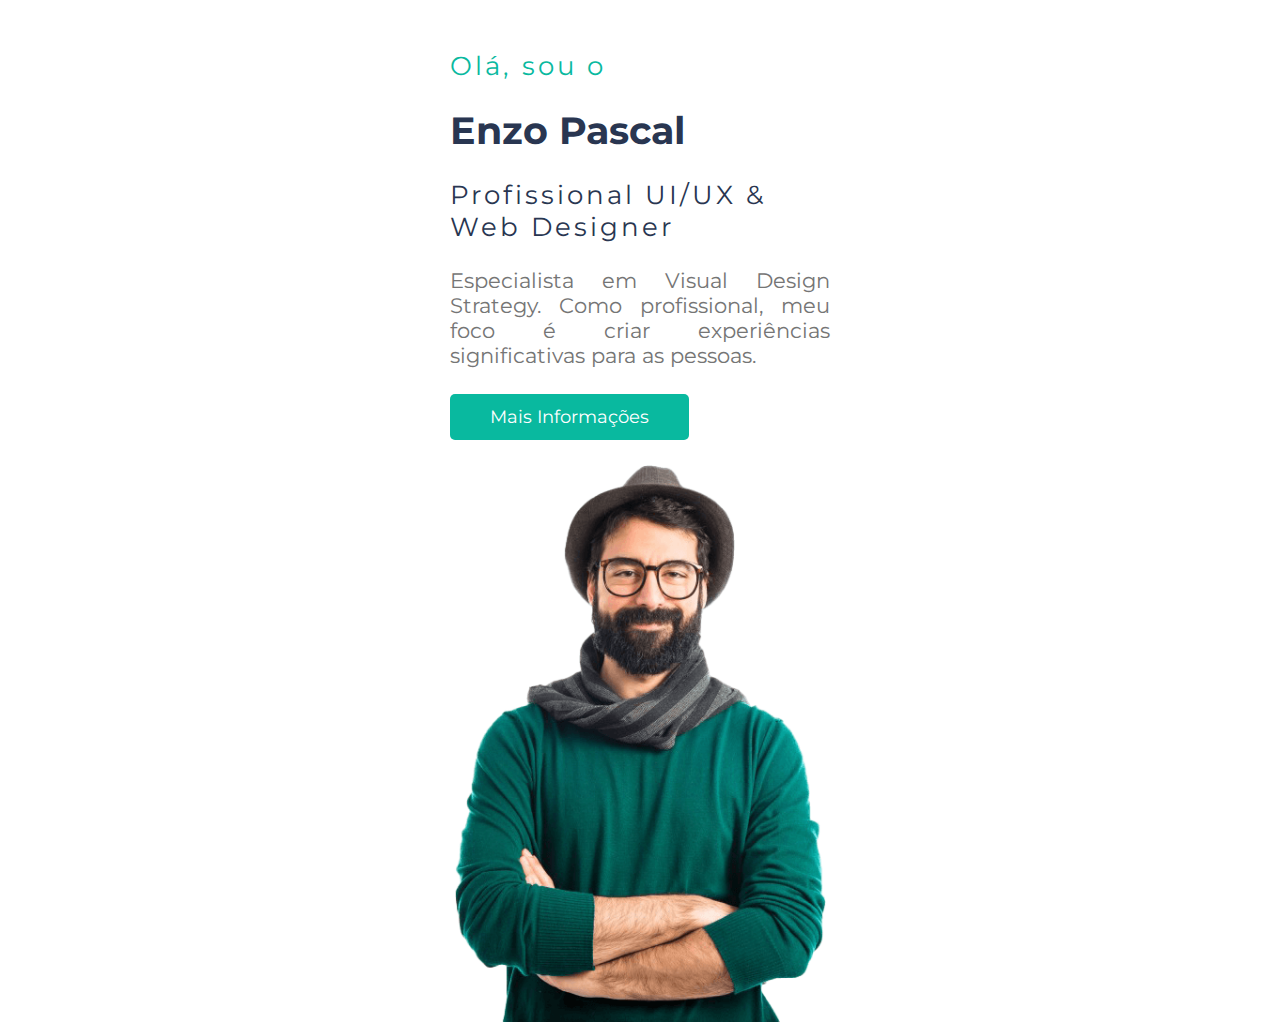
<file: desafio2.2/index.html>
<!DOCTYPE html>
<html lang="pt-br">

<head>
  <meta charset="UTF-8" />
  <meta http-equiv="X-UA-Compatible" content="IE=edge" />
  <meta name="viewport" content="width=device-width, initial-scale=1.0" />
  <meta name="description" content="Pagina de desafio front-end da DevPro">
  <title>Enzo Pascal</title>
  <link rel="preconnect" href="https://fonts.googleapis.com" />
  <link rel="preconnect" href="https://fonts.gstatic.com" crossorigin />
  <link rel="preconnect" href="https://fonts.googleapis.com" />
  <link rel="preconnect" href="https://fonts.gstatic.com" crossorigin />
  <link rel="preconnect" href="https://fonts.googleapis.com" />
  <link rel="preconnect" href="https://fonts.gstatic.com" crossorigin />
  <link href="https://fonts.googleapis.com/css2?family=Montserrat:wght@400;900&display=swap" rel="stylesheet" />
  <link rel="stylesheet" href="css/style.css" />
</head>

<body>

  </section>

  <section class="apresentacao">
    <h2 class="apresentacao-ola">Olá, sou o</h2>
    <h1 class="apresentacao-nome">Enzo Pascal</h1>
    <h3 class="apresentacao-profissional">Profissional UI/UX & Web Designer</h3>
    <h4 class="apresentacao-especialista">Especialista em Visual Design Strategy. Como profissional, meu foco é criar
      experiências significativas para as pessoas.</h4>
    <div class="btn_info">
      <a href="#">Mais Informações</a>
    </div>

    <div class="img-hero">
      <img src="images/hero.png" alt="" />
    </div>
  </section>

</body>

</html>
</file>
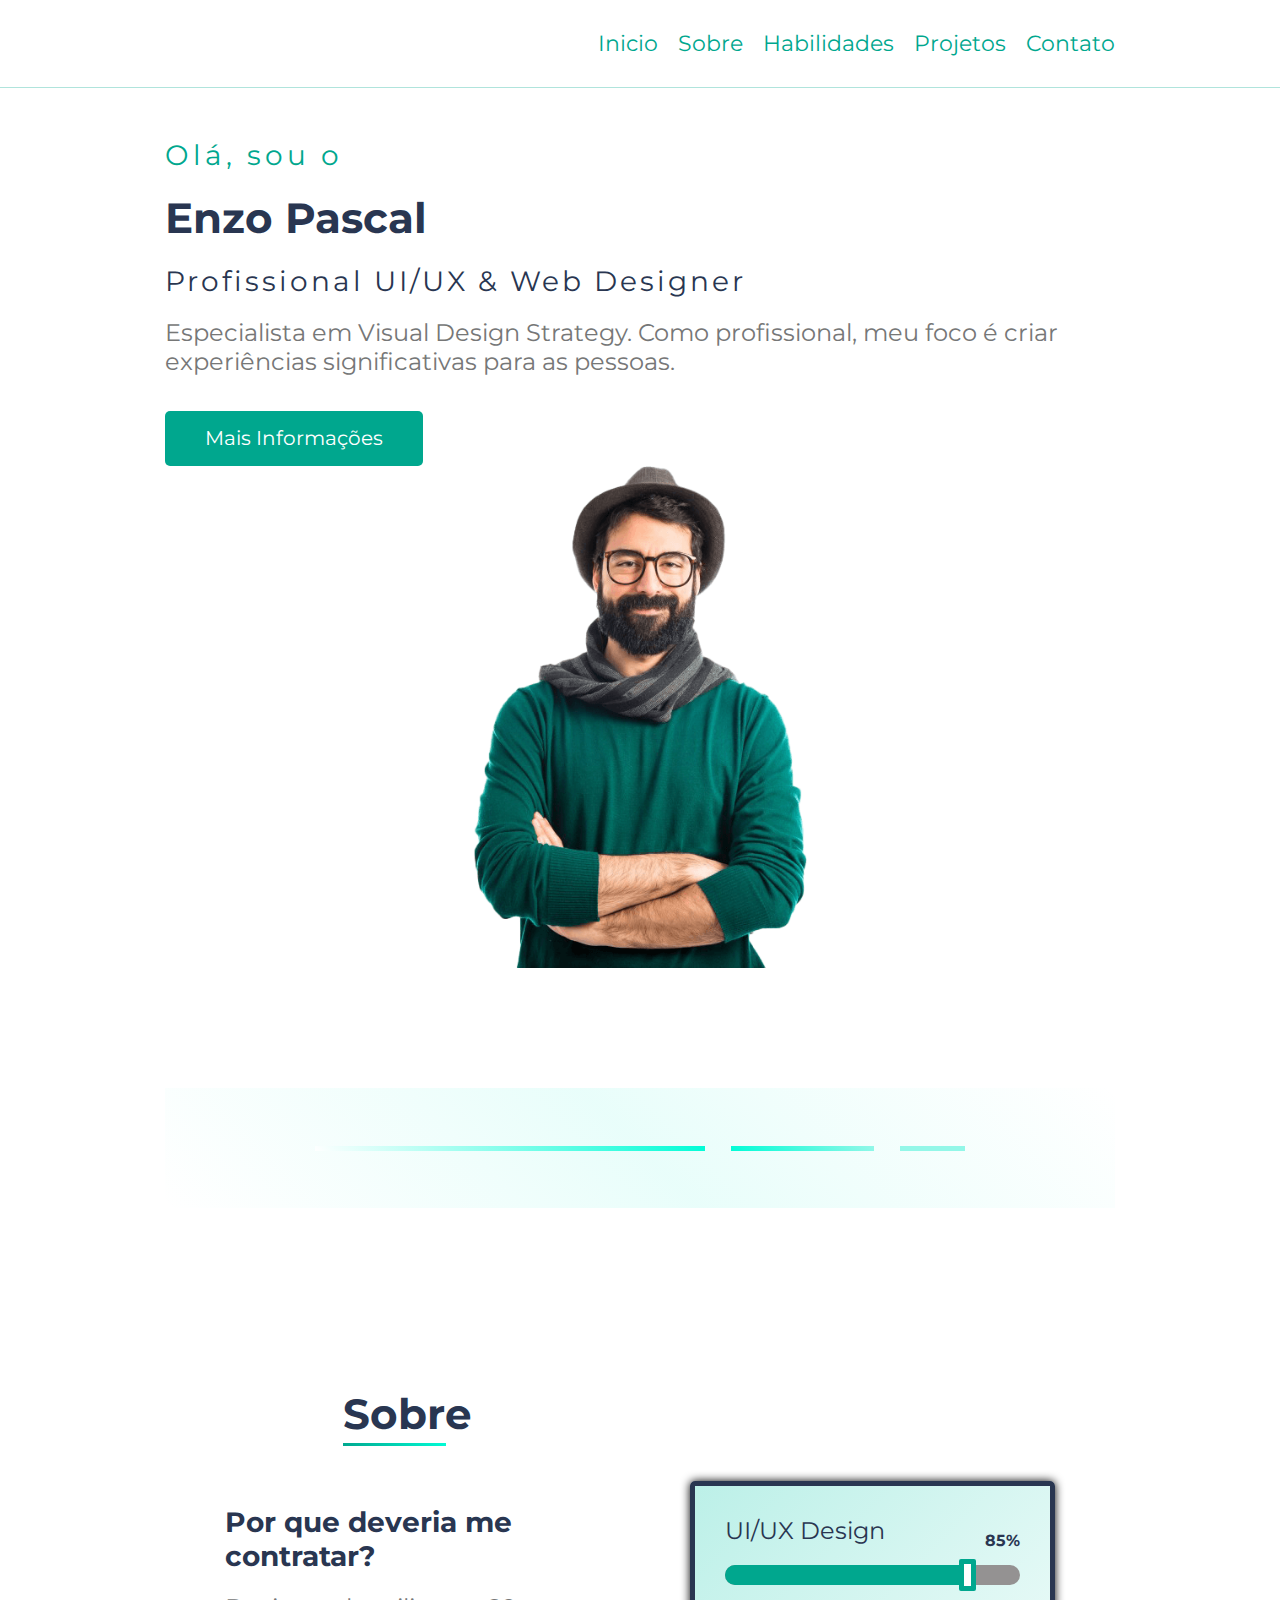
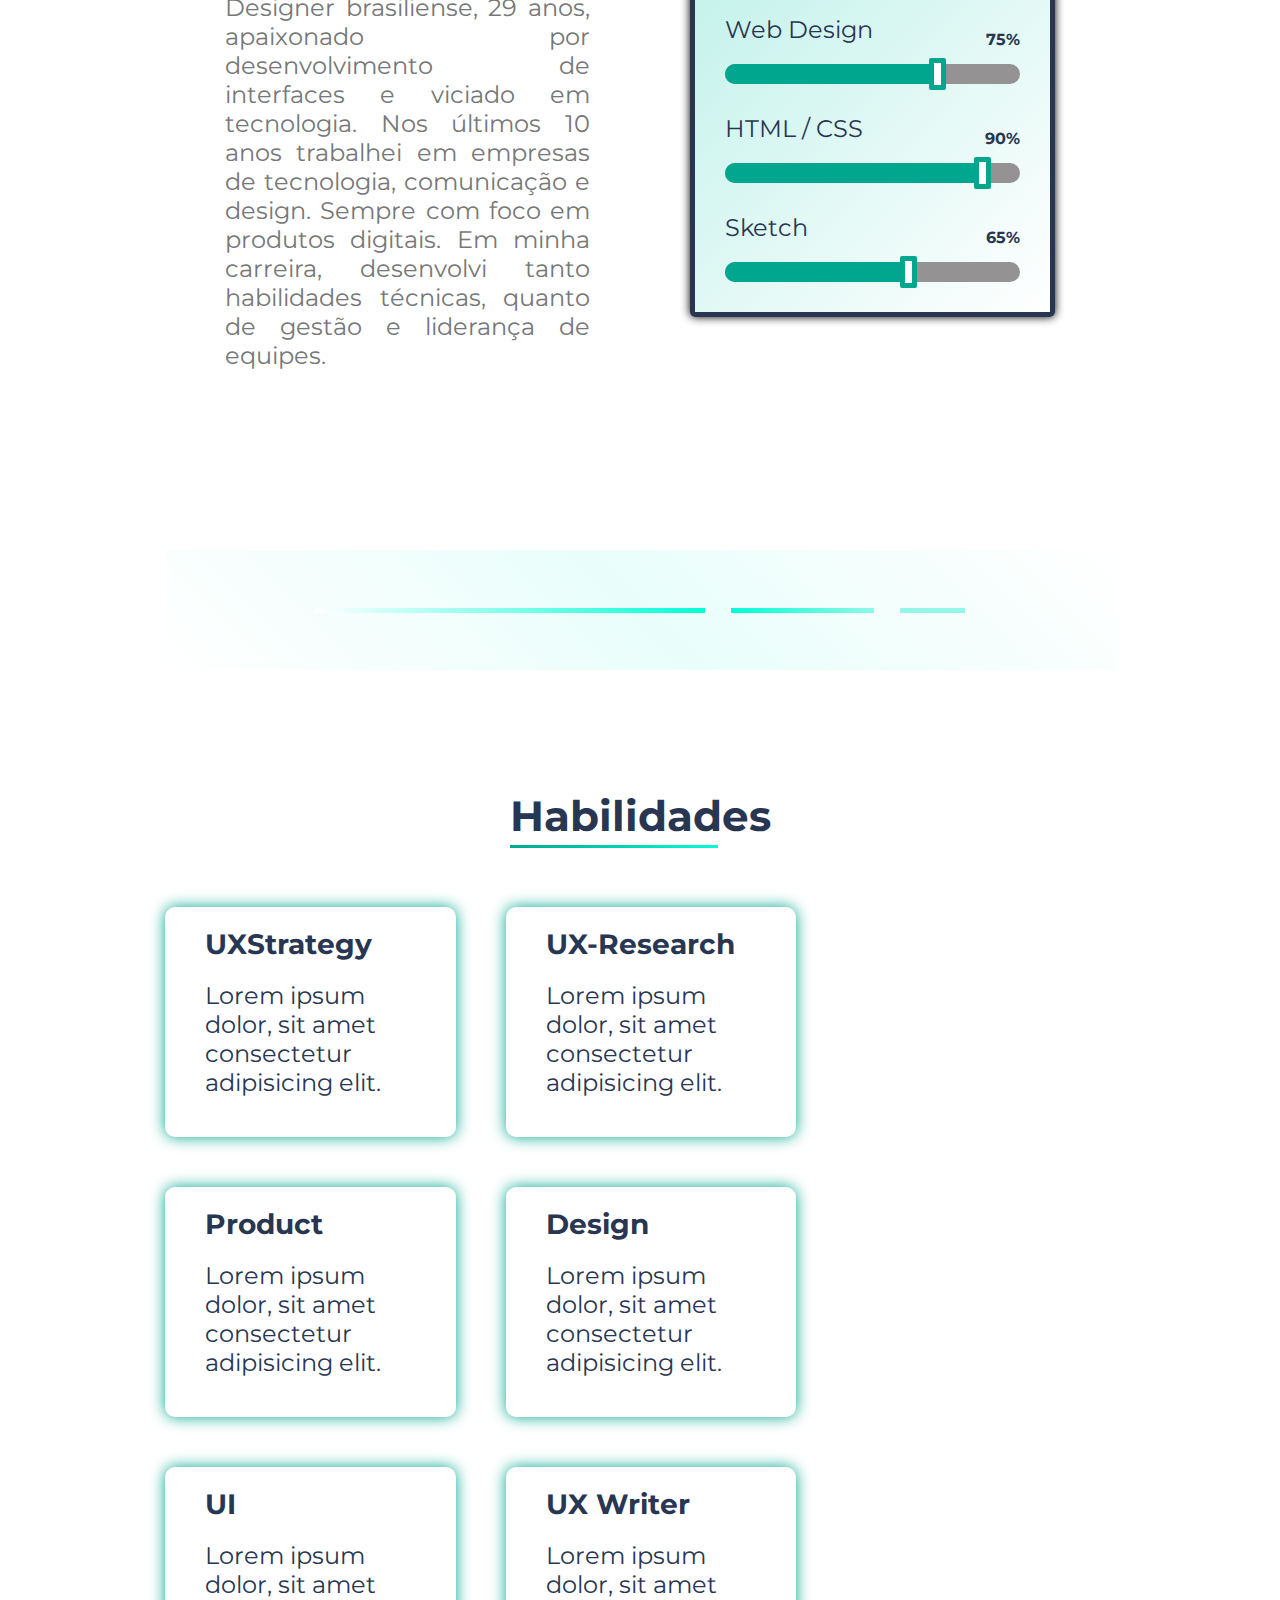
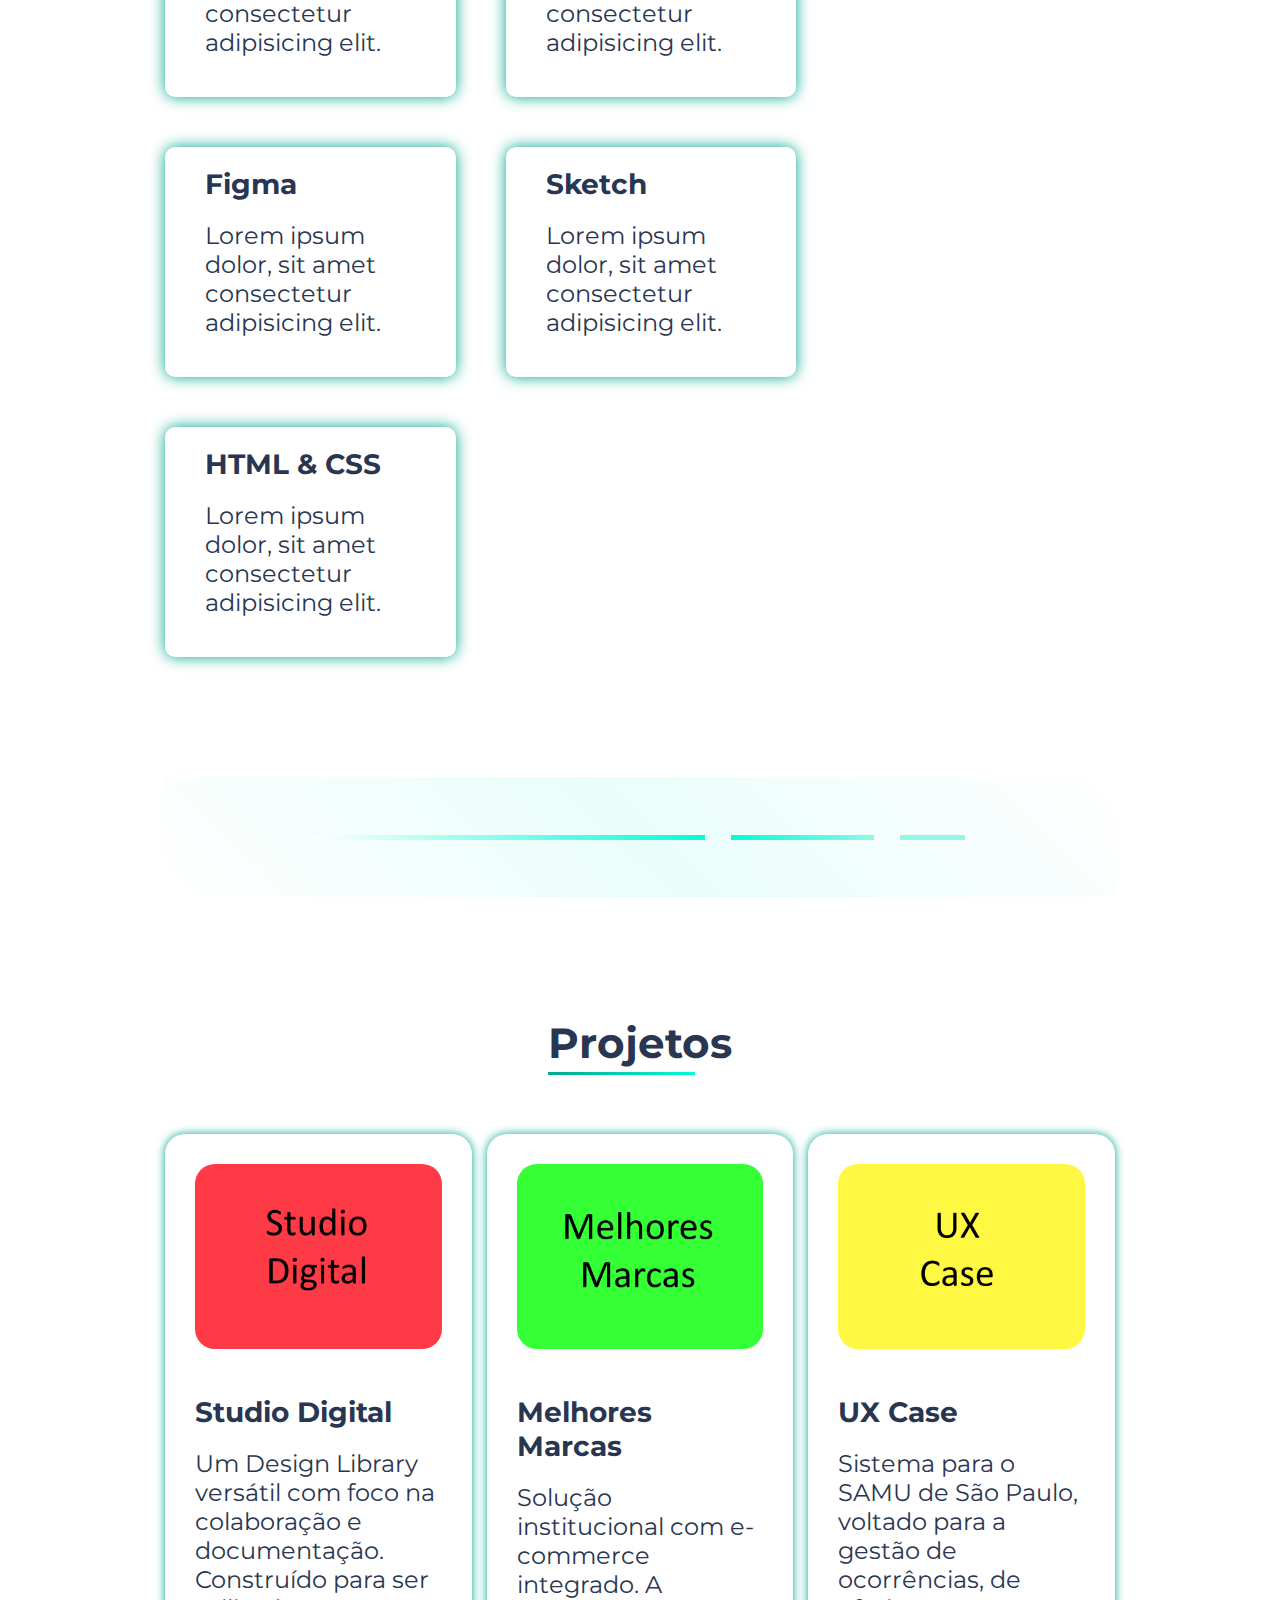
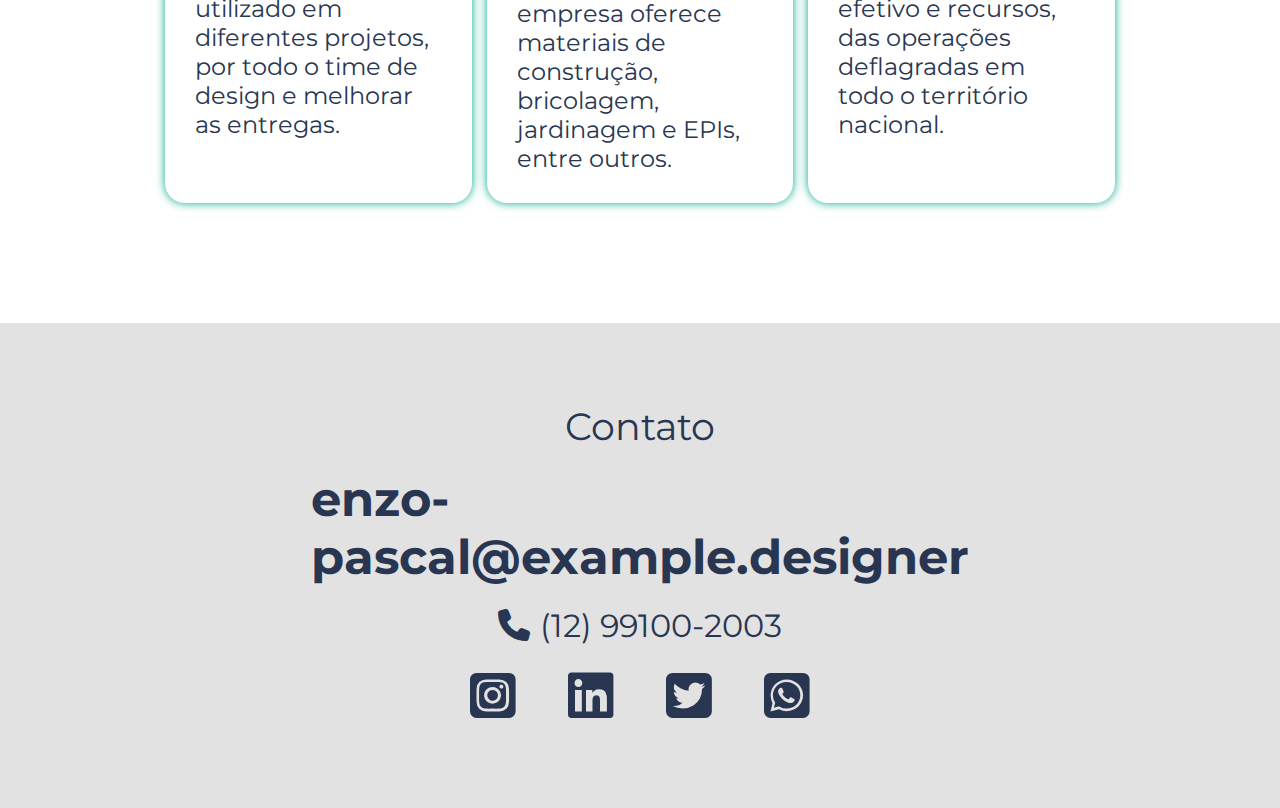
<file: desafio2.3/index.html>
<!DOCTYPE html>
<html lang="pt-br">

<head>
  <meta charset="UTF-8" />
  <meta http-equiv="X-UA-Compatible" content="IE=edge" />
  <meta name="viewport" content="width=device-width, initial-scale=1.0" />
  <meta name="description" content="Pagina de desafio front-end da DevPro">
  <title>Enzo Pascal</title>
  <link rel="preconnect" href="https://fonts.googleapis.com" />
  <link rel="preconnect" href="https://fonts.gstatic.com" crossorigin />
  <link rel="preconnect" href="https://fonts.googleapis.com" />
  <link rel="preconnect" href="https://fonts.gstatic.com" crossorigin />
  <link rel="preconnect" href="https://fonts.googleapis.com" />
  <link rel="preconnect" href="https://fonts.gstatic.com" crossorigin />
  <link href="https://fonts.googleapis.com/css2?family=Montserrat:wght@400;900&display=swap" rel="stylesheet" />
  <link rel="stylesheet" href="css/reset.css">
  <link rel="stylesheet" href="css/style.css" />
  <link rel="stylesheet" href="https://cdnjs.cloudflare.com/ajax/libs/font-awesome/6.1.2/css/all.min.css">
</head>

<body>
  <section id="header" class="header-navbar sticky">
    <div class="container">
      <nav class="navbar">
        <ul>
          <li>
            <a class="navbar-text" href="#top">Inicio</a>
          </li>
          <li>
            <a class="navbar-text" href="#sobre">Sobre</a>
          </li>
          <li>
            <a class="navbar-text" href="#habilidades">Habilidades</a>
          </li>
          <li>
            <a class="navbar-text" href="#projetos">Projetos</a>
          </li>
          <li>
            <a class="navbar-text" href="#contato">Contato</a>
          </li>
        </ul>
      </nav>
    </div>
  </section>

  <section id="inicio">
    <div class="container">
      <div class="col-inicio">
        <h2 class="inicio-ola color1">Olá, sou o</h2>
        <h1 class="inicio-nome">Enzo Pascal</h1>
        <h3 class="inicio-profissional">Profissional UI/UX & Web Designer</h3>
        <h4 class="inicio-especialista color2">Especialista em Visual Design Strategy. Como profissional, meu foco é
          criar
          experiências significativas para as pessoas.</h4>
        <a class="btn" href="#sobre">Mais Informações</a>


        <div class="img-hero">
          <img src="images/hero.png" alt="Foto o Enzo" />
        </div>
      </div>
    </div>
  </section>

  <section id="separator" class="container">
    <ul class="line">
      <li class="line1"></li>
      <li class="line2"></li>
      <li class="line3"></li>
    </ul>
  </section>

  <section id="sobre">
    <div class="container">
      <div class="row-sobre">
        <div class="col-sobre">
          <div class="title-sobre-flexbox">
            <h2 class="title-sobre">Sobre</h2>
          </div>
          <h3 class="sub-title-sobre">Por que deveria me contratar?</h3>
          <p class="text-sobre color2">
            Designer brasiliense, 29 anos, apaixonado por desenvolvimento de
            interfaces e viciado em tecnologia. Nos últimos 10 anos trabalhei em empresas de tecnologia, comunicação e
            design. Sempre com foco em produtos digitais. Em minha carreira, desenvolvi
            tanto habilidades técnicas, quanto de gestão e liderança de equipes.
          </p>
        </div>

        <div class="col-sobre">
          <div class="skills">
            <div class="skill-item">
              <div class="skill-item-header">

                <div class="skill-item-title">
                  UI/UX Design
                </div>
                <div class="skill-item-percentage">
                  85%
                </div>
              </div>
              <div class="skill-bar-area">
                <div class="skill-background-bar">
                  <div class="skill-bar" style="width: 85%;"></div>
                </div>
              </div>
            </div>
            <div class="skill-item">
              <div class="skill-item-header">

                <div class="skill-item-title">
                  Web Design
                </div>
                <div class="skill-item-percentage">
                  75%
                </div>
              </div>
              <div class="skill-bar-area">
                <div class="skill-background-bar">
                  <div class="skill-bar" style="width: 75%;"></div>
                </div>
              </div>
            </div>
            <div class="skill-item">
              <div class="skill-item-header">

                <div class="skill-item-title">
                  HTML / CSS
                </div>
                <div class="skill-item-percentage">
                  90%
                </div>
              </div>
              <div class="skill-bar-area">
                <div class="skill-background-bar">
                  <div class="skill-bar" style="width: 90%;"></div>
                </div>
              </div>
            </div>
            <div class="skill-item">
              <div class="skill-item-header">

                <div class="skill-item-title">
                  Sketch
                </div>
                <div class="skill-item-percentage">
                  65%
                </div>
              </div>
              <div class="skill-bar-area">
                <div class="skill-background-bar">
                  <div class="skill-bar" style="width: 65%;"></div>
                </div>
              </div>
            </div>
          </div>
        </div>
      </div>
    </div>
  </section>

  <section id="separator" class="container">
    <ul class="line">
      <li class="line1"></li>
      <li class="line2"></li>
      <li class="line3"></li>
    </ul>
  </section>

  <section id="habilidades">
    <div class="container">
      <div class="title-habilidades-flexbox">
        <h3 class="title-habilidades">Habilidades</h3>
      </div>
      <div class="row-habilidades">
        <div class="col-habilidades">
          <div class="habilidades-item">
            <h4 class="habilidades-item-title">UXStrategy</h4>
            <p class="habilidades-item-desc">Lorem ipsum dolor, sit amet consectetur adipisicing elit.</p>
          </div>
        </div>
        <div class="col-habilidades">
          <div class="habilidades-item">
            <h4 class="habilidades-item-title">UX-Research</h4>
            <p class="habilidades-item-desc">Lorem ipsum dolor, sit amet consectetur adipisicing elit.</p>
          </div>
        </div>
        <div class="col-habilidades">
          <div class="habilidades-item">
            <h4 class="habilidades-item-title">Product</h4>
            <p class="habilidades-item-desc">Lorem ipsum dolor, sit amet consectetur adipisicing elit.</p>
          </div>
        </div>
        <div class="col-habilidades">
          <div class="habilidades-item">
            <h4 class="habilidades-item-title">Design</h4>
            <p class="habilidades-item-desc">Lorem ipsum dolor, sit amet consectetur adipisicing elit.</p>
          </div>
        </div>
        <div class="col-habilidades">
          <div class="habilidades-item">
            <h4 class="habilidades-item-title">UI</h4>
            <p class="habilidades-item-desc">Lorem ipsum dolor, sit amet consectetur adipisicing elit.</p>
          </div>
        </div>
        <div class="col-habilidades">
          <div class="habilidades-item">
            <h4 class="habilidades-item-title">UX Writer</h4>
            <p class="habilidades-item-desc">Lorem ipsum dolor, sit amet consectetur adipisicing elit.</p>
          </div>
        </div>
        <div class="col-habilidades">
          <div class="habilidades-item">
            <h4 class="habilidades-item-title">Figma</h4>
            <p class="habilidades-item-desc">Lorem ipsum dolor, sit amet consectetur adipisicing elit.</p>
          </div>
        </div>
        <div class="col-habilidades">
          <div class="habilidades-item">
            <h4 class="habilidades-item-title">Sketch</h4>
            <p class="habilidades-item-desc">Lorem ipsum dolor, sit amet consectetur adipisicing elit.</p>
          </div>
        </div>
        <div class="col-habilidades">
          <div class="habilidades-item">
            <h4 class="habilidades-item-title">HTML & CSS</h4>
            <p class="habilidades-item-desc">Lorem ipsum dolor, sit amet consectetur adipisicing elit.</p>
          </div>
        </div>
      </div>
  </section>

  <section id="separator" class="container">
    <ul class="line">
      <li class="line1"></li>
      <li class="line2"></li>
      <li class="line3"></li>
    </ul>
  </section>

  <section id="projetos">
    <div class="container">
      <div class="title-projetos-flexbox">
        <h3 class="title-projetos">
          Projetos
        </h3>
      </div>

      <div class="row-projetos">
        <div class="col-projetos">
          <div class="projetos-item">
            <div class="projetos-item-img">
              <a href=""><img src="/desafio2.3/images/studio-digital.png" alt=""></a>
            </div>
            <div class="projetos-item-title">
              <a href="#">Studio Digital</a>
            </div>
            <div class="projetos-item-desc">
              Um Design Library versátil com foco na colaboração e
              documentação. Construído para ser utilizado em diferentes projetos,
              por todo o time de design e melhorar as entregas.
            </div>
          </div>
        </div>
        <div class="col-projetos">
          <div class="projetos-item">
            <div class="projetos-item-img">
              <a href="#"><img src="/desafio2.3/images/melhores-marcas.png" alt=""></a>
            </div>
            <div class="projetos-item-title">
              <a href="#">Melhores Marcas</a>
            </div>
            <div class="projetos-item-desc">
              Solução institucional com e-commerce integrado. A
              empresa oferece materiais de construção, bricolagem, jardinagem e
              EPIs, entre outros.
            </div>
          </div>
        </div>
        <div class="col-projetos">
          <div class="projetos-item">
            <div class="projetos-item-img">
              <a href="#"><img src="/desafio2.3/images/ux-case.png" alt=""></a>

            </div>
            <div class="projetos-item-title">
              <a href="#">UX Case</a>
            </div>
            <div class="projetos-item-desc">
              Sistema para o SAMU de São Paulo, voltado para a gestão de
              ocorrências, de efetivo e recursos, das operações deflagradas em todo
              o território nacional.
            </div>
          </div>
        </div>
      </div>
    </div>

  </section>

</body>
<footer>
  <section id="contato">
    <div class="container">
      <div class="row-contato">
        <div class="col-contato">
          <div class="contato-title">
            <span>Contato</span>
          </div>
          <div class="contato-email">
            enzo-pascal@example.designer
          </div>
          <div class="contato-phone">
            <div><i class="fa-solid fa-phone"></i></div>
            <div>(12) 99100-2003</div>

          </div>
          <div class="contato-socials">
            <ul>
              <li><a href="https://www.instagram.com/" target="_blank"><i class="fa-brands fa-square-instagram"></i></a>
              </li>
              <li><a href="https://www.linkedin.com/" target="_blank"><i class="fa-brands fa-linkedin"></i></a></li>
              <li><a href="https://twitter.com/" target="_blank"><i class="fa-brands fa-square-twitter"></i></a></li>
              <li><a href="https://web.whatsapp.com/send?phone=5511975859366" target="_blank"><i
                    class="fa-brands fa-square-whatsapp"></i></a></li>
            </ul>
          </div>
        </div>
      </div>
    </div>

  </section>
</footer>

</html>
</file>
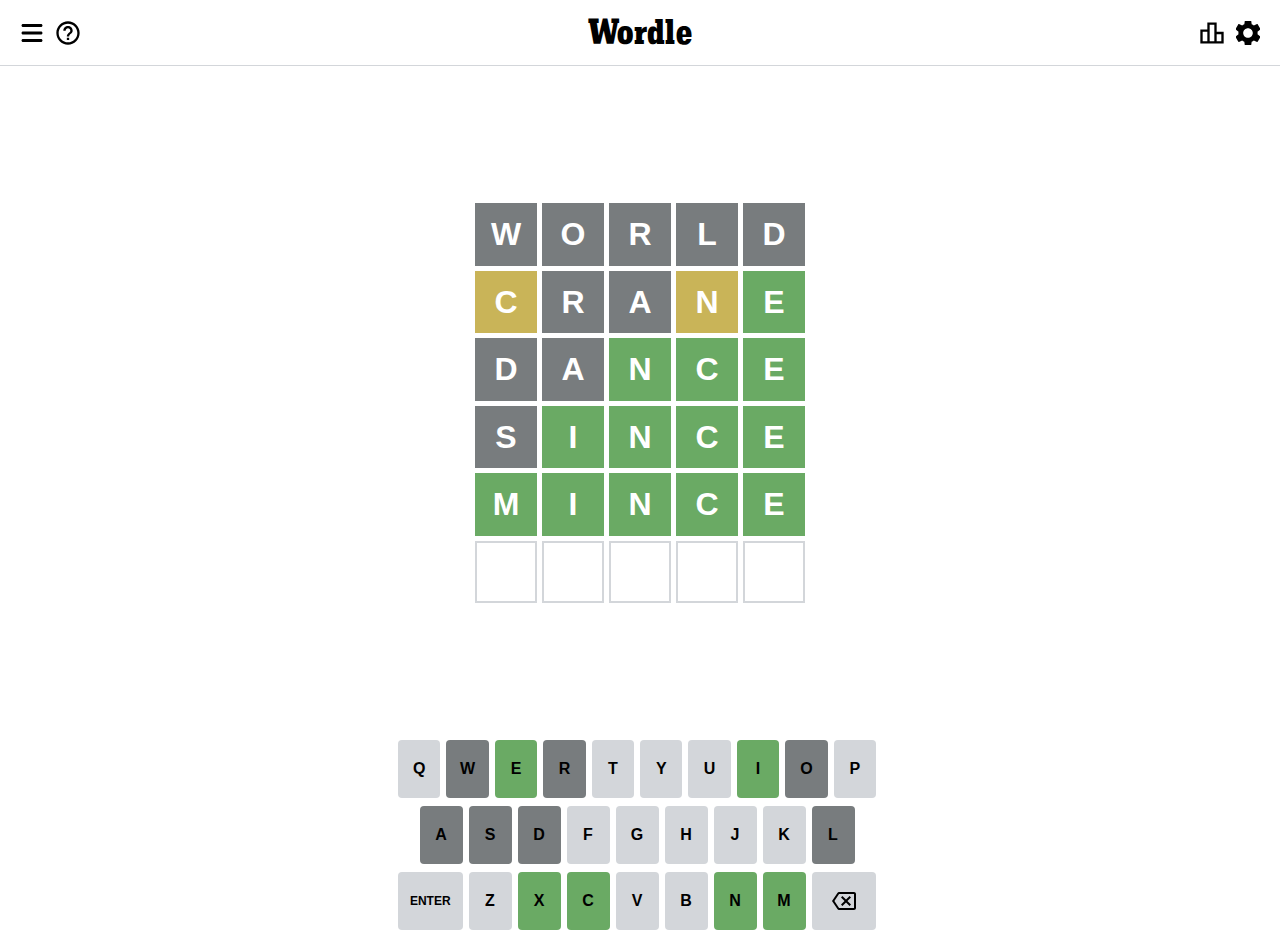
<file: desafio4/index.html>
<!DOCTYPE html>
<html lang="en">

<head>
    <meta charset="UTF-8">
    <meta http-equiv="X-UA-Compatible" content="IE=edge">
    <meta name="viewport" content="width=device-width, initial-scale=1.0">
    <title>Wordle D4</title>
    <link rel="icon" href="img/wordle-favicon.ico">
    <link rel="stylesheet" href="css/style.css">

</head>

<body>
    <section class="header">
        <div class="nav-header">
            <div class="item-left">

                <svg class="menu-icon" xmlns="http://www.w3.org/2000/svg" viewBox="0 0 448 512">
                    <path
                        d="M0 96C0 78.33 14.33 64 32 64H416C433.7 64 448 78.33 448 96C448 113.7 433.7 128 416 128H32C14.33 128 0 113.7 0 96zM0 256C0 238.3 14.33 224 32 224H416C433.7 224 448 238.3 448 256C448 273.7 433.7 288 416 288H32C14.33 288 0 273.7 0 256zM416 448H32C14.33 448 0 433.7 0 416C0 398.3 14.33 384 32 384H416C433.7 384 448 398.3 448 416C448 433.7 433.7 448 416 448z" />
                </svg>
                <svg class="help-icon" xmlns="http://www.w3.org/2000/svg" height="28" viewBox="4 4 24 24" width="28"
                    data-testid="icon-help">
                    <path fill="var(--color-tone-1)"
                        d="M14.8333 23H17.1666V20.6667H14.8333V23ZM15.9999 4.33334C9.55992 4.33334 4.33325 9.56001 4.33325 16C4.33325 22.44 9.55992 27.6667 15.9999 27.6667C22.4399 27.6667 27.6666 22.44 27.6666 16C27.6666 9.56001 22.4399 4.33334 15.9999 4.33334ZM15.9999 25.3333C10.8549 25.3333 6.66659 21.145 6.66659 16C6.66659 10.855 10.8549 6.66668 15.9999 6.66668C21.1449 6.66668 25.3333 10.855 25.3333 16C25.3333 21.145 21.1449 25.3333 15.9999 25.3333ZM15.9999 9.00001C13.4216 9.00001 11.3333 11.0883 11.3333 13.6667H13.6666C13.6666 12.3833 14.7166 11.3333 15.9999 11.3333C17.2833 11.3333 18.3333 12.3833 18.3333 13.6667C18.3333 16 14.8333 15.7083 14.8333 19.5H17.1666C17.1666 16.875 20.6666 16.5833 20.6666 13.6667C20.6666 11.0883 18.5783 9.00001 15.9999 9.00001Z">
                    </path>
                </svg>

            </div>

            <div class="wordle-ft">Wordle</div>

            <div class="item-right">
                <svg class="statistics-icon" xmlns="http://www.w3.org/2000/svg" height="28" viewBox="4 4 24 24"
                    width="28" data-testid="icon-statistics">
                    <path fill="var(--color-tone-1)"
                        d="M20.6666 14.8333V5.5H11.3333V12.5H4.33325V26.5H27.6666V14.8333H20.6666ZM13.6666 7.83333H18.3333V24.1667H13.6666V7.83333ZM6.66659 14.8333H11.3333V24.1667H6.66659V14.8333ZM25.3333 24.1667H20.6666V17.1667H25.3333V24.1667Z">
                    </path>
                </svg>
                <svg class="settings-icon" xmlns="http://www.w3.org/2000/svg" height="28" viewBox="4 4 24 24" width="28"
                    data-testid="icon-settings">
                    <path fill="var(--color-tone-1)"
                        d="M25.52 17.2534C25.5733 16.8534 25.6 16.44 25.6 16C25.6 15.5734 25.5733 15.1467 25.5067 14.7467L28.2133 12.64C28.4533 12.4534 28.52 12.0934 28.3733 11.8267L25.8133 7.40004C25.6533 7.10671 25.32 7.01338 25.0267 7.10671L21.84 8.38671C21.1733 7.88004 20.4667 7.45338 19.68 7.13338L19.2 3.74671C19.1467 3.42671 18.88 3.20004 18.56 3.20004H13.44C13.12 3.20004 12.8666 3.42671 12.8133 3.74671L12.3333 7.13338C11.5467 7.45338 10.8267 7.89338 10.1733 8.38671L6.98665 7.10671C6.69332 7.00004 6.35998 7.10671 6.19998 7.40004L3.65332 11.8267C3.49332 12.1067 3.54665 12.4534 3.81332 12.64L6.51998 14.7467C6.45332 15.1467 6.39998 15.5867 6.39998 16C6.39998 16.4134 6.42665 16.8534 6.49332 17.2534L3.78665 19.36C3.54665 19.5467 3.47998 19.9067 3.62665 20.1734L6.18665 24.6C6.34665 24.8934 6.67998 24.9867 6.97332 24.8934L10.16 23.6134C10.8267 24.12 11.5333 24.5467 12.32 24.8667L12.8 28.2534C12.8667 28.5734 13.12 28.8 13.44 28.8H18.56C18.88 28.8 19.1467 28.5734 19.1867 28.2534L19.6667 24.8667C20.4533 24.5467 21.1733 24.12 21.8267 23.6134L25.0133 24.8934C25.3067 25 25.64 24.8934 25.8 24.6L28.36 20.1734C28.52 19.88 28.4533 19.5467 28.2 19.36L25.52 17.2534ZM16 20.8C13.36 20.8 11.2 18.64 11.2 16C11.2 13.36 13.36 11.2 16 11.2C18.64 11.2 20.8 13.36 20.8 16C20.8 18.64 18.64 20.8 16 20.8Z">
                    </path>
                </svg>
            </div>
        </div>
    </section>

    <section class="app-game">

        <div class="boxes">
            <div class="box-grid-height">
                <div class="box-grid-width">
                    <div class="box-item wrong">W</div>
                    <div class="box-item wrong">O</div>
                    <div class="box-item wrong">R</div>
                    <div class="box-item wrong">L</div>
                    <div class="box-item wrong">D</div>
                </div>
                <div class="box-grid-width">
                    <div class="box-item contain">C</div>
                    <div class="box-item wrong">R</div>
                    <div class="box-item wrong">A</div>
                    <div class="box-item contain">N</div>
                    <div class="box-item correct">E</div>
                </div>
                <div class="box-grid-width">
                    <div class="box-item wrong">D</div>
                    <div class="box-item wrong">A</div>
                    <div class="box-item correct">N</div>
                    <div class="box-item correct">C</div>
                    <div class="box-item correct">E</div>
                </div>
                <div class="box-grid-width">
                    <div class="box-item wrong">S</div>
                    <div class="box-item correct">I</div>
                    <div class="box-item correct">N</div>
                    <div class="box-item correct">C</div>
                    <div class="box-item correct">E</div>
                </div>
                <div class="box-grid-width">
                    <div class="box-item correct">M</div>
                    <div class="box-item correct">I</div>
                    <div class="box-item correct">N</div>
                    <div class="box-item correct">C</div>
                    <div class="box-item correct">E</div>
                </div>
                <div class="box-grid-width">
                    <div class="box-item empty"></div>
                    <div class="box-item empty"></div>
                    <div class="box-item empty"></div>
                    <div class="box-item empty"></div>
                    <div class="box-item empty"></div>
                </div>
            </div>
        </div>

        <div class="keyboard">
            <div class="keyboard-row">
                <div class="keyboard-key key-color">Q</div>
                <div class="keyboard-key wrong">W</div>
                <div class="keyboard-key correct">E</div>
                <div class="keyboard-key wrong">R</div>
                <div class="keyboard-key key-color">T</div>
                <div class="keyboard-key key-color">Y</div>
                <div class="keyboard-key key-color">U</div>
                <div class="keyboard-key correct">I</div>
                <div class="keyboard-key wrong">O</div>
                <div class="keyboard-key key-color">P</div>
            </div>
            <div class="keyboard-row">
                <div class="keyboard-spacer"></div>
                <div class="keyboard-key wrong">A</div>
                <div class="keyboard-key wrong">S</div>
                <div class="keyboard-key wrong">D</div>
                <div class="keyboard-key key-color">F</div>
                <div class="keyboard-key key-color">G</div>
                <div class="keyboard-key key-color">H</div>
                <div class="keyboard-key key-color">J</div>
                <div class="keyboard-key key-color">K</div>
                <div class="keyboard-key wrong">L</div>
                <div class="keyboard-spacer"></div>
            </div>
            <div class="keyboard-row">
                <div class="keyboard-key key-enter key-color">ENTER</div>
                <div class="keyboard-key key-color">Z</div>
                <div class="keyboard-key correct">X</div>
                <div class="keyboard-key correct">C</div>
                <div class="keyboard-key key-color">V</div>
                <div class="keyboard-key key-color">B</div>
                <div class="keyboard-key correct">N</div>
                <div class="keyboard-key correct">M</div>
                <div class="keyboard-key key-backspace key-color">
                    <svg xmlns="http://www.w3.org/2000/svg" height="24" viewBox="0 0 24 24" width="24" class="game-icon" data-testid="icon-backspace"><path fill="var(--color-tone-1)" d="M22 3H7c-.69 0-1.23.35-1.59.88L0 12l5.41 8.11c.36.53.9.89 1.59.89h15c1.1 0 2-.9 2-2V5c0-1.1-.9-2-2-2zm0 16H7.07L2.4 12l4.66-7H22v14zm-11.59-2L14 13.41 17.59 17 19 15.59 15.41 12 19 8.41 17.59 7 14 10.59 10.41 7 9 8.41 12.59 12 9 15.59z"></path></svg>
                </div>
            </div>
        </div>

    </section>
</body>

</html>
</file>
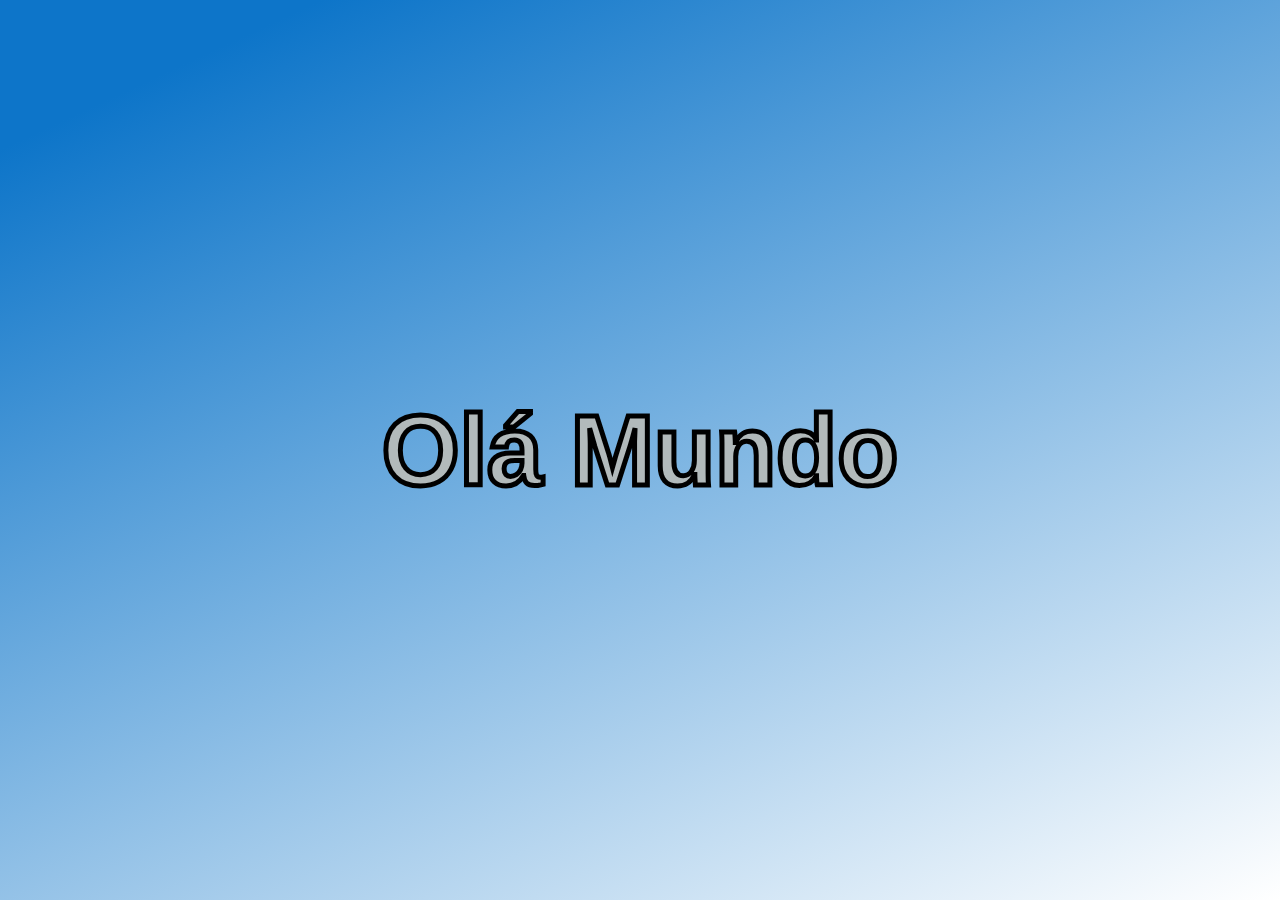
<file: desafio1/olamundo.html>
<html>

<body style="
        background: -webkit-linear-gradient(295deg, #0d75c9 10%, #ffffff 100%);
        font-size: 50px;
        text-align: center;
        height: 100%;
        margin: 0;
        ">
    <h1 style="
            color: #b2babb;
            font-family: Arial, Helvetica, sans-serif;
            font-weight: bold;
            line-height: 100vh;
            -webkit-text-stroke-width: 5px ;
            -webkit-text-stroke-color: #000 ;
            ">Olá Mundo</h1>
</body>

</html>
</file>
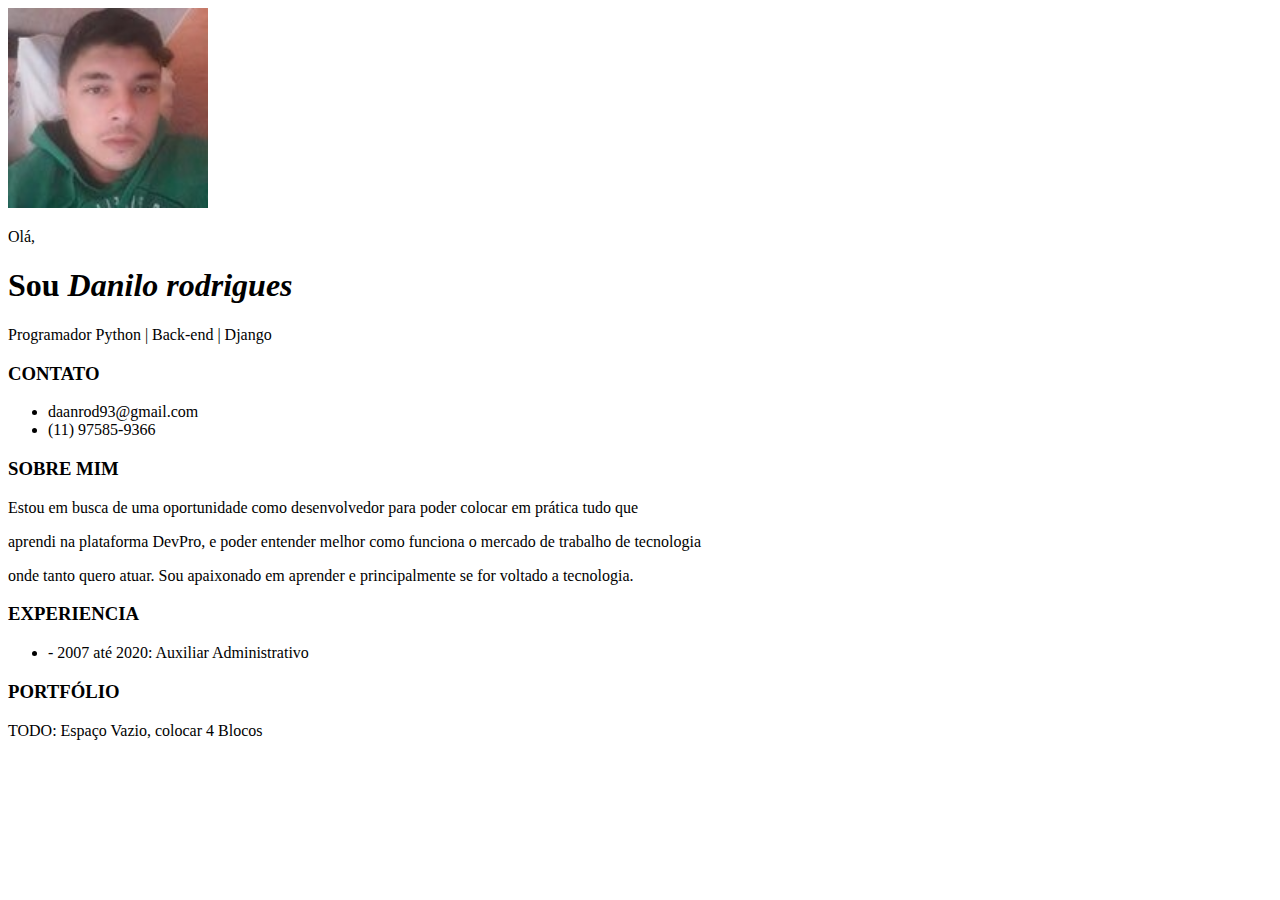
<file: desafio2/home.html>
<!DOCTYPE html>
<html lang="pt-BR">

<head>
    <title>Minha Pagina Pessoal</title>
    <meta charset="UTF-8">
</head>

<body>
    <img src="img/minhaimagem.png" alt="Foto do Danilo" width="200">

    <p>Olá,</p>
    <h1>Sou <em>Danilo rodrigues</em></h1>
    <p>Programador Python | Back-end | Django</p>
    
    <h3>CONTATO</h3>
    <ul>
        <li>daanrod93@gmail.com</li>
        <li>(11) 97585-9366</li>
    </ul>
    
    <h3>SOBRE MIM</h3>

    <p>Estou em busca de uma oportunidade como desenvolvedor para poder colocar em prática tudo que</p>
    <p>aprendi na plataforma DevPro, e poder entender melhor como funciona o mercado de trabalho de tecnologia</p>
    <p>onde tanto quero atuar. Sou apaixonado em aprender e principalmente se for voltado a tecnologia.</p>


    <h3>EXPERIENCIA</h3>
    <ul>
        <li>- 2007 até 2020: Auxiliar Administrativo</li>
    </ul>

    <h3>PORTFÓLIO</h3>
    <p>TODO: Espaço Vazio, colocar 4 Blocos</p>
</body>

</html>
</file>
<file: desafio2.2/css/style.css>
* {
  margin: 0;
  padding: 0;
  font-family: "Montserrat", sans-serif;
}

body {
  margin: 0 450px;
}

.cabecalho {
  margin-top: 30px;
  background-color: #ffffff;
  display: block;
  padding: 20px 0 20px 0;
}

.cabecalho-navbar ul{
  display: flex;
  flex-direction: row;
  list-style-type: none;
  justify-content: end;
}


.cabecalho-texto {
  margin-left: 40px;
  text-decoration: none;
  font-weight: bold;
  font-size: 22px;
  color: #293651;
}

.cabecalho-texto:hover {
  padding-bottom: 5px;
  border-bottom: solid #09b99f;
  border-width: 5px;
}

.sticky {
  z-index: 99;
  position: sticky;
  top: 0px;
  border-bottom: solid;
}

.row {
  display: flex;
  flex-direction: row;
  flex-wrap: wrap;
  align-items: center;
  justify-content: end;
  justify-items: center;
}

.apresentacao {
  margin-top: 50px
}

.apresentacao-ola{
  margin-bottom: 25px;
  color: #09b99f;
  font-weight: normal;
  font-size: 26px;
  letter-spacing: 3px;
}

.apresentacao-nome {
  margin-bottom: 25px;
  font-weight: bold;
  font-size: 38px;
  color: #293651;
}

.apresentacao-profissional {
  margin-bottom: 25px;
  color: #293651;
  font-weight: normal;
  font-size: 26px;
  letter-spacing: 3px;
}

.apresentacao-especialista {
  margin-bottom: 37.5px;
  color: #757575;
  font-weight: normal;
  font-size: 21px;
  text-align: justify;
}

.btn_info {
  margin-bottom: 37.5px;
}

.btn_info a {
  padding: 12px 40px;
  border-radius: 5px;
  font-size: 18px;
  font-weight: normal;
  color: white;
  background: #09b99f;
  cursor: pointer;
  text-align: center;
  text-decoration: none;
}

.img-hero {
  display: flex;
  justify-content: center;
  height: 557px;
}

.separacao {
  margin: 75px 300px 0 300px;
  border: 3px solid #293651;
  border-radius: 5px;
  opacity: 80%;
}

.projetos {
  padding-top: 75px;
  display: block;
}
</file>
<file: desafio2.3/css/style.css>
html {
  scroll-behavior: smooth;
}

body {
  font-family: "Montserrat", sans-serif;
  font-size: 22px;
  font-weight: 400;
  color: #293651;
}

.color1 {
  color: #00a78e;
}

.color2 {
  color: #767777;
}

.container {
  margin: 0 150px;
  padding: 0 15px;
}


.line {
  display: flex;
  justify-content: space-between;
  padding: 0 150px;
  height: 120px;
  align-items: center;
  background: linear-gradient(45deg, #ffffff00, #5df5de23, #ffffff00);

}

.line1 {
  display: inline-block;
  background: linear-gradient(45deg, #ffffff, #01fcd6);
  height: 5px;
  width: 60%;
}

.line2 {
  display: inline-block;
  background: linear-gradient(45deg, #01fcd6, #93f7e8);
  height: 5px;
  width: 22%;
}

.line3 {
  display: inline-block;
  background: #93f7e8;
  height: 5px;
  width: 10%;
}

.sticky {
  position: sticky;
  top: 0px;
  z-index: 999;
}

.header-navbar {
  display: block;
  background: #ffffff;
  border-bottom: 1px solid #00a78e4f;
  padding: 30px 0;
}

.navbar ul {
  display: flex;
  justify-content: flex-end;
}

.navbar-text {
  margin-left: 20px;
  position: relative;
  color: #00a78e;
}

.navbar-text::after {
  content: " ";
  background: linear-gradient(45deg, #00a78e, #01fcd6);
  width: 0;
  height: 3px;
  position: absolute;
  top: 30px;
  left: 0;
  transition: width 0.5s;
}

.navbar-text:hover::after {
  width: 70%;
}

#inicio {
  padding: 50px 0 120px;
}

.inicio-ola {
  font-weight: normal;
  margin-bottom: 20px;
  font-size: 28px;
  letter-spacing: 4px;
}

.inicio-nome {
  font-weight: bold;
  margin-bottom: 20px;
  font-size: 42px;
}

.inicio-profissional {
  font-weight: normal;
  margin-bottom: 20px;
  font-size: 28px;
  letter-spacing: 3px;
}

.inicio-especialista {
  font-weight: normal;
  margin-bottom: 20px;
  font-size: 24px;
}

.btn{
  display: inline-block;
  font-weight: 400;
  text-decoration: none;
  text-align: center;
  white-space: nowrap;
  margin-top: 15px;
  padding: 0 40px;
  font-size: 20px;
  line-height: 55px;
  background-color: #00a78e;
  height: 55px;
  border-radius: 5px;
  color: #fff;
  cursor: pointer;
}

.btn:hover {
  background-color: #05c0a4;
}

.img-hero {
  display: flex;
  justify-content: center;
  height: 502px;
}

#sobre {
  padding: 120px 0;
}

.row-sobre {
  display: flex;
  gap: 40px;
  padding: 30px 30px;
  justify-items: center;
  align-items: center;
}

.col-sobre {
  flex: 1;
  max-width: 50%;
  padding: 30px;
  align-items: center;
}

.title-sobre-flexbox { 
  display: flex;
  justify-content: center;
  margin-bottom: 25px;
}

.title-sobre {
  font-size: 42px;
  margin-bottom: 40px;
  position: relative;
}

.title-sobre::after {
  content: " ";
  background: linear-gradient(45deg, #00a78e, #01fcd6);
  height: 3px;
  width: 80%;
  justify-content: center;
  left: 0;
  top: 55px;
  position: absolute;
}

.sub-title-sobre {
  margin-bottom: 20px;
  font-size: 28px;
}

.sub-title-sobre, .text-sobre {
  display: flex;
  flex-direction: column;
  justify-content: center;
}

.text-sobre {
  font-size: 24px;
  text-align: justify;
}

.skills {
  display: flex;
  flex-direction: column;
  justify-content: space-around;
  margin-top: 40px;
  border-radius: 5px;
  border: solid 5px;
  gap: 30px;
  padding: 30px;
  background: linear-gradient(135deg, #bcf0e8, #ffffff);
  box-shadow: 0 0 10px #000000;
}


.skill-item-header {
  display: flex;
  justify-content: space-between;
}

.skill-item-title {
  font-weight: normal;
  font-size: 24px;
}

.skill-item-percentage {
  position: relative;
  font-weight: bold;
  font-size: 16px;
  top: 15px;
  right: 0px;
}

.skill-background-bar {
  width: 100%;
  height: 20px;
  margin-top: 15px;
  background: #949292;
  border-radius: 15px;
  position: relative;
}

.skill-bar-area {
  margin-top: 20px;
}

.skill-bar {
  position: absolute;
  background: #00a78e;
  border-radius: 15px;
  height: 20px;
  top: 0;
  left: 0;
}

.skill-bar::before {
  content: '';
  width: 100px;
  width: 7px;
  height: 22px;
  background-color: #ffffff;
  border: 5px solid #00a78e;
  position: absolute;
  right: 0px;
  top: -6px;
  border-radius: 2px;
}

#habilidades {
  padding: 120px 0;
}

.title-habilidades-flexbox { 
  display: flex;
  justify-content: center;
  margin-bottom: 25px;
}

.title-habilidades {
  font-size: 42px;
  margin-bottom: 40px;
  position: relative;
}

.title-habilidades::after {
  content: " ";
  background: linear-gradient(45deg, #00a78e, #01fcd6);
  height: 3px;
  width: 80%;
  justify-content: center;
  left: 0;
  top: 55px;
  position: absolute;
}

.row-habilidades {
  display: flex;
  width: 100%;
  flex-wrap: wrap;
  justify-items: baseline;
  gap: 50px;
}

.col-habilidades {
  flex: 0 0 30.6%;
  max-width: 100%;
  padding: 0 20px 20px;
  border-radius: 10px;
  box-shadow: 0 0 15px #00a78e;
}

.habilidades-item {
  padding: 20px;
}

.col-habilidades:hover {
  background-color: #00a78e;
  color: #ffffff;
  transition: 0.5s;
}

.habilidades-item-title {
  font-size: 28px;
}

.habilidades-item-desc {
  margin-top: 20px;
  font-size: 24px;
}

#projetos {
  padding: 120px 0;
}

.title-projetos-flexbox { 
  display: flex;
  justify-content: center;
  margin-bottom: 25px;
}

.title-projetos {
  font-size: 42px;
  margin-bottom: 40px;
  position: relative;
}

.title-projetos::after {
  content: " ";
  background: linear-gradient(45deg, #00a78e, #01fcd6);
  height: 3px;
  width: 80%;
  justify-content: center;
  left: 0;
  top: 55px;
  position: absolute;
}

.row-projetos {
  display: flex;
  flex-direction: row;
  gap: 15px;
}

.col-projetos {
  flex: 1;
  width: 33.3%;
  max-height: 100%;
  border-radius: 20px;
  box-shadow: 0 0 10px #00a78e;
}

.projetos-item {
  padding: 30px;
}

.projetos-item-img img {
  max-width: 100%;
  border-radius: 20px;
}

.projetos-item-title {
  display: inline-block;
  margin-top: 40px;
  font-size: 28px;
  font-weight: bold;
  cursor: pointer;
  color: #293651;
}

.projetos-item-title a:hover {
  color: #00a78e;
}

.projetos-item-desc {
  margin-top: 20px;
  font-size: 24px;
}

footer {
  background-color: #e2e2e2;
  padding: 50px 0 ;

}

.row-contato {
  display: flex;
  justify-content: center;
}

.col-contato {
  position: relative;
  display: flex;
  flex-direction: column;
  align-items: center;
  max-width: 75%;
  padding: 30px;
  border-radius: 20px;
}

.contato-title {
  font-size: 38px;
  font-weight: normal;
}

.contato-email {
  font-size: 48px;
  font-weight: bold;
  margin-top: 20px;
}

.contato-phone{
  display: flex;
  justify-content: center;
  gap: 10px;
  font-size: 32px;
  margin-top: 20px;
}

.contato-socials ul {
  display: flex;
  gap: 52px;
  font-size: 52px;
  justify-content: space-around;
  margin-top: 20px;
}

.contato-socials a:hover {
  color: #00a78e;
  transition: 0.5s;
}
</file>
<file: desafio4/css/style.css>
* {
    margin: 0;
    padding: 0;
    text-decoration: none;
}

@font-face {
    font-family: "Wordle";
    src: url("../fonts/karnakcondensed-normal-700.woff") format("woff");
}

.nav-header {
    display: flex;
    flex-direction: row;
    align-items: center;
    justify-content: flex-start;
    flex-wrap: nowrap;
    padding: 0px 20px;
    height: 65px;
    color: #000000;
    border-bottom: 1px solid #d3d6da;
}

.item-left {
    display: flex;
    align-items: center;
    justify-content: flex-start;
    width: 120px;
}

.menu-icon {
    width: 24px;
    height: 24px;
    padding-right: 12px;
}

.help-icon {
    width: 24px;
    height: 24px;
}

.statistics-icon {
    width: 24px;
    height: 24px;
}

.settings-icon {
    width: 24px;
    height: 24px;
    padding-left: 12px;
}

.wordle-ft {
    font-family: "Wordle";
    color: #000000;
    font-size: 36px;
    font-weight: 700;
    flex-grow: 2;
    text-align: center;
    letter-spacing: 0.01em;
    pointer-events: none;
    position: relative;
}

.item-right {
    display: flex;
    width: 120px;
    align-items: center;
    justify-content: flex-end;
}

.app-game {
    display: flex;
    width: 100%;
    max-width: 500px;
    height: calc(100% - 65px);
    margin: 0 auto;
    flex-direction: column;
}

.boxes {
    height: 674px;
    display: flex;
    justify-content: center;
    align-items: center;
    flex-grow: 1;
    overflow: hidden;
}

.box-grid-height {
    width: 350px;
    height: 420px;
    display: grid;
    grid-template-rows: repeat(6, 1fr);
    grid-gap: 5px;
    padding: 10px;
    box-sizing: border-box;
}

.box-grid-width {
    display: grid;
    grid-template-columns: repeat(5, 1fr);
    grid-gap: 5px;
}

.box-item {
    color: #ffffff;
    font-family: 'Clear Sans', 'Helvetica Neue', Arial, sans-serif;
    width: 100%;
    display: inline-flex;
    justify-content: center;
    align-items: center;
    font-size: 2rem;
    line-height: 2rem;
    font-weight: bold;
    vertical-align: middle;
    box-sizing: border-box;
    text-transform: uppercase;
}

.empty {
    border: 2px solid #d3d6da;
}

.correct {
    background: #6AAA64;
}

.contain {
    background: #C9B458;
}

.wrong {
    background: #787C7E;
}

.key-color {
    background: #d3d6da;;
}

.keyboard {
    height: 200px;
    margin: 0 8px;
    overflow: hidden;
}

.keyboard-row {
    display: flex;
    flex-direction: row;
    width: 100%;
    margin: 0 auto 8px;
}

.keyboard-key {
    display: flex;
    flex: 1;
    font-family: 'Clear Sans', 'Helvetica Neue', Arial, sans-serif;
    font-weight: bold;
    height: 58px;
    width: 20px;
    margin: 0 6px 0 0;
    padding: 0;
    border: 0;
    border-radius: 4px;
    justify-content: center;
    align-items: center;
    box-sizing: border-box;
}

.keyboard-spacer {
    flex: 0.5;
}

.key-enter {
    flex: 1.5;
    font-size: 12px;
}

.key-backspace {
    flex: 1.5;
    font-size: 12px;
}
</file>
